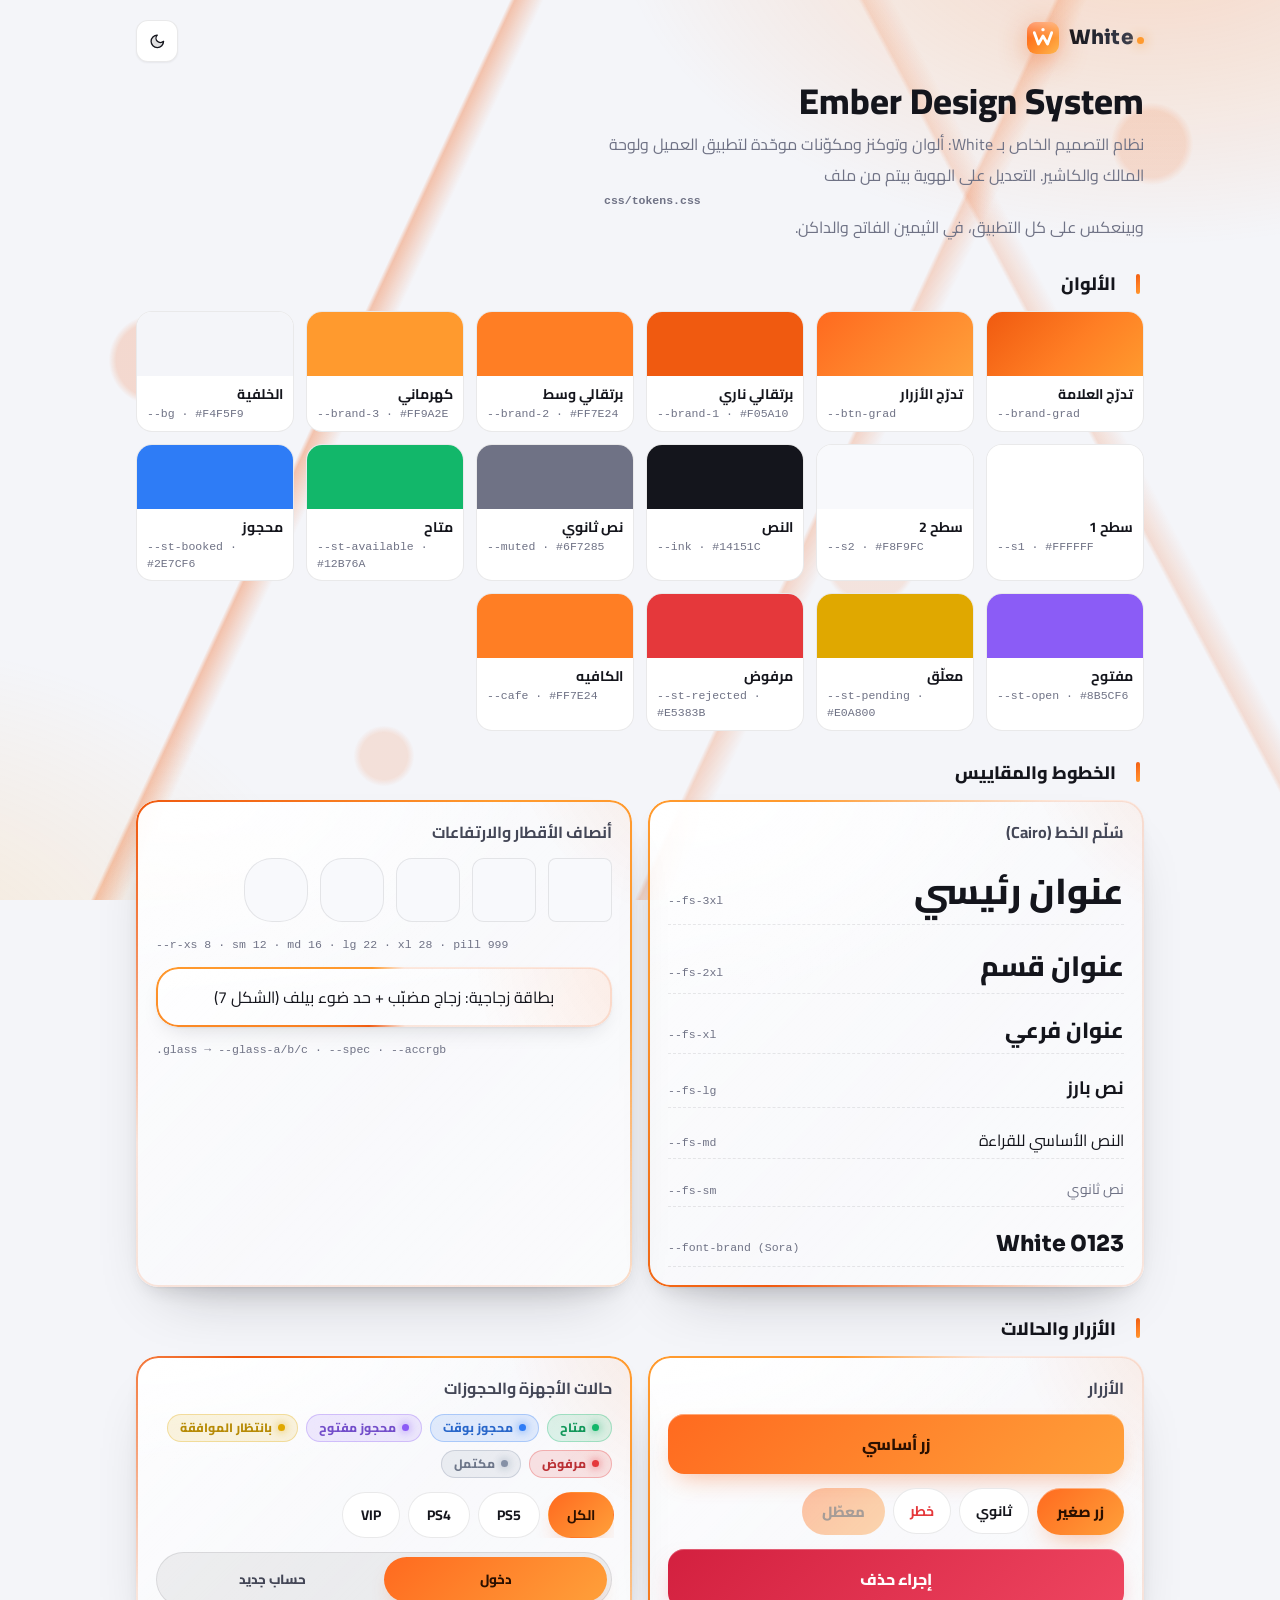
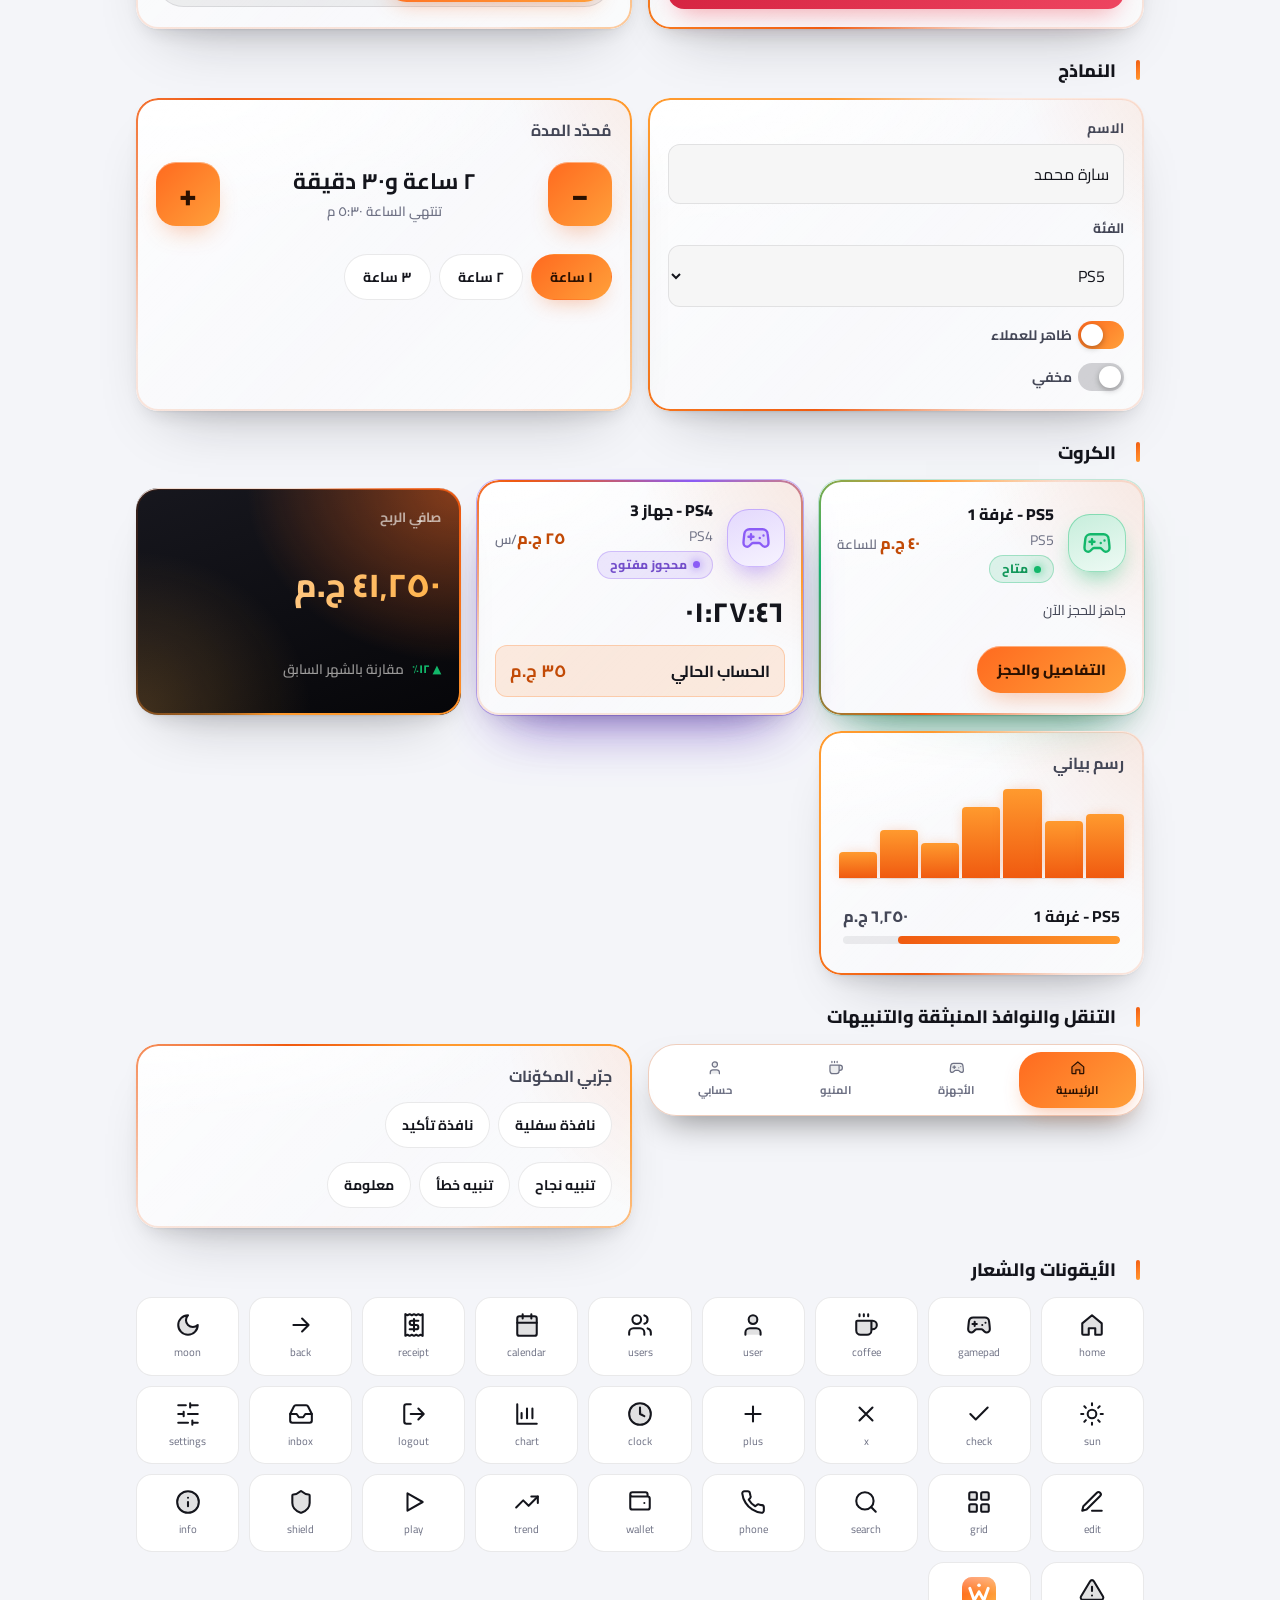
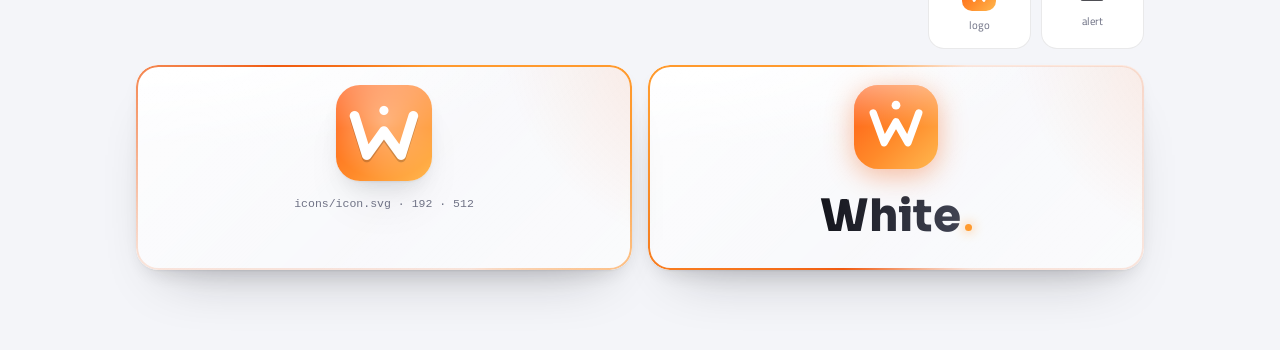
<file: docs/design-system.html>
<!DOCTYPE html>
<html lang="ar" dir="rtl" data-theme="light">
<head>
<meta charset="utf-8">
<meta name="viewport" content="width=device-width, initial-scale=1">
<meta name="robots" content="noindex">
<meta name="theme-color" content="#F4F5F9">
<title>White · Ember Design System</title>
<script src="../js/ui/theme.js"></script>
<link rel="preconnect" href="https://fonts.googleapis.com"><link rel="preconnect" href="https://fonts.gstatic.com" crossorigin>
<link href="https://fonts.googleapis.com/css2?family=Cairo:wght@400;500;600;700;800&family=Sora:wght@700;800&display=swap" rel="stylesheet">
<link rel="stylesheet" href="../css/tokens.css">
<link rel="stylesheet" href="../css/app.css">
<link rel="stylesheet" href="../staff/staff.css">
<style>
  .ds{max-width:1040px;margin:0 auto;padding:20px 16px 80px}
  .ds h1{font-size:var(--fs-3xl);font-weight:800;line-height:1.2;margin:18px 0 6px}
  .ds .lead{color:var(--muted);max-width:60ch;line-height:1.9;margin-bottom:8px}
  .sw{display:grid;grid-template-columns:repeat(auto-fill,minmax(150px,1fr));gap:12px}
  .swatch{border-radius:var(--r-md);overflow:hidden;border:1px solid var(--line);background:var(--s1)}
  .swatch i{display:block;height:64px}.swatch div{padding:8px 10px;font-size:var(--fs-xs);line-height:1.5}.swatch b{display:block;font-size:var(--fs-sm)}
  .grid2{display:grid;grid-template-columns:repeat(auto-fit,minmax(280px,1fr));gap:16px}
  .demo{padding:20px;display:grid;gap:14px;align-content:start}
  .demo h3{font-size:var(--fs-md);color:var(--ink-2)}
  .tok{display:block;unicode-bidi:isolate;font-family:ui-monospace,Menlo,monospace;font-size:.72rem;color:var(--muted);direction:ltr;text-align:left}
  .icons{display:grid;grid-template-columns:repeat(auto-fill,minmax(92px,1fr));gap:10px}
  .icons div{display:grid;gap:6px;justify-items:center;padding:14px 6px;border-radius:var(--r-md);background:var(--s1);border:1px solid var(--line);font-size:.68rem;color:var(--muted)}
  .icons .i{width:26px;height:26px;color:var(--ink)}
  .navdemo .bottomnav{position:static;margin:0}
  .ds-top{display:flex;align-items:center;justify-content:space-between;gap:12px}
  .scale div{display:flex;justify-content:space-between;align-items:baseline;gap:12px;padding:6px 0;border-bottom:1px dashed var(--line)}
</style>
</head>
<body>
<div class="ds">
  <div class="ds-top"><span id="brand"></span><button class="icon-btn" data-theme-toggle></button></div>
  <h1>Ember Design System</h1>
  <p class="lead">نظام التصميم الخاص بـ White: ألوان وتوكنز ومكوّنات موحّدة لتطبيق العميل ولوحة المالك والكاشير. التعديل على الهوية بيتم من ملف <b class="tok">css/tokens.css</b> وبينعكس على كل التطبيق، في الثيمين الفاتح والداكن.</p>

  <div class="sec-title"><span>الألوان</span></div>
  <div class="sw" id="sw"></div>

  <div class="sec-title"><span>الخطوط والمقاييس</span></div>
  <div class="grid2">
    <div class="glass demo scale"><h3>سُلّم الخط (Cairo)</h3>
      <div><span style="font-size:var(--fs-3xl);font-weight:800">عنوان رئيسي</span><span class="tok">--fs-3xl</span></div>
      <div><span style="font-size:var(--fs-2xl);font-weight:800">عنوان قسم</span><span class="tok">--fs-2xl</span></div>
      <div><span style="font-size:var(--fs-xl);font-weight:800">عنوان فرعي</span><span class="tok">--fs-xl</span></div>
      <div><span style="font-size:var(--fs-lg);font-weight:700">نص بارز</span><span class="tok">--fs-lg</span></div>
      <div><span style="font-size:var(--fs-md)">النص الأساسي للقراءة</span><span class="tok">--fs-md</span></div>
      <div><span style="font-size:var(--fs-sm);color:var(--muted)">نص ثانوي</span><span class="tok">--fs-sm</span></div>
      <div><span style="font-family:var(--font-brand);font-weight:800;font-size:var(--fs-xl)">White 0123</span><span class="tok">--font-brand (Sora)</span></div>
    </div>
    <div class="glass demo"><h3>أنصاف الأقطار والارتفاعات</h3>
      <div class="row" style="gap:12px">
        <div style="width:64px;height:64px;background:var(--s2);border:1px solid var(--line);border-radius:var(--r-xs)"></div>
        <div style="width:64px;height:64px;background:var(--s2);border:1px solid var(--line);border-radius:var(--r-sm)"></div>
        <div style="width:64px;height:64px;background:var(--s2);border:1px solid var(--line);border-radius:var(--r-md)"></div>
        <div style="width:64px;height:64px;background:var(--s2);border:1px solid var(--line);border-radius:var(--r-lg)"></div>
        <div style="width:64px;height:64px;background:var(--s2);border:1px solid var(--line);border-radius:var(--r-xl)"></div></div>
      <div class="tok">--r-xs 8 · sm 12 · md 16 · lg 22 · xl 28 · pill 999</div>
      <div class="glass" style="padding:18px;text-align:center">بطاقة زجاجية: زجاج مضبّب + حد ضوء بيلف (الشكل 7)</div>
      <div class="tok">.glass → --glass-a/b/c · --spec · --accrgb</div></div>
  </div>

  <div class="sec-title"><span>الأزرار والحالات</span></div>
  <div class="grid2">
    <div class="glass demo"><h3>الأزرار</h3><button class="btn-primary">زر أساسي</button>
      <div class="row"><button class="btn-sm">زر صغير</button><button class="btn-ghost">ثانوي</button><button class="btn-ghost btn-danger">خطر</button><button class="btn-sm" disabled>معطّل</button></div>
      <button class="btn-primary danger">إجراء حذف</button></div>
    <div class="glass demo"><h3>حالات الأجهزة والحجوزات</h3>
      <div class="row"><span class="chip s-available">متاح</span><span class="chip s-booked">محجوز بوقت</span><span class="chip s-open">محجوز مفتوح</span><span class="chip s-pending">بانتظار الموافقة</span><span class="chip s-rejected">مرفوض</span><span class="chip s-done">مكتمل</span></div>
      <div class="filters" style="padding:0"><button class="fchip on">الكل</button><button class="fchip">PS5</button><button class="fchip">PS4</button><button class="fchip">VIP</button></div>
      <div class="seg" style="margin:0"><button class="on">دخول</button><button>حساب جديد</button></div></div>
  </div>

  <div class="sec-title"><span>النماذج</span></div>
  <div class="grid2">
    <div class="glass form"><label>الاسم<input value="سارة محمد"></label><label>الفئة<select><option>PS5</option><option>PS4</option></select></label>
      <label class="chk"><input type="checkbox" checked> ظاهر للعملاء</label><label class="chk"><input type="checkbox"> مخفي</label></div>
    <div class="glass demo"><h3>مُحدّد المدة</h3><div class="stepper"><button class="step">−</button><div class="step-val"><b>٢ ساعة و٣٠ دقيقة</b><small>تنتهي الساعة ٥:٣٠ م</small></div><button class="step">+</button></div>
      <div class="presets"><button class="fchip on">١ ساعة</button><button class="fchip">٢ ساعة</button><button class="fchip">٣ ساعة</button></div></div>
  </div>

  <div class="sec-title"><span>الكروت</span></div>
  <div class="grid2">
    <article class="glass item device s-available live"><div class="dev-row"><div class="dev-ico" data-i="gamepad"></div><div class="dev-main"><div class="item-name">PS5 - غرفة 1</div><div class="item-sub">PS5</div><span class="chip s-available">متاح</span></div><div class="item-price">٤٠ ج.م <small>للساعة</small></div></div><div class="time-line">جاهز للحجز الآن</div><div class="row"><button class="btn-sm">التفاصيل والحجز</button></div></article>
    <article class="glass ad s-open running"><div class="dev-row"><div class="dev-ico" data-i="gamepad"></div><div class="dev-main"><div class="item-name">PS4 - جهاز 3</div><div class="item-sub">PS4</div><span class="chip s-open">محجوز مفتوح</span></div><div class="item-price">٢٥ ج.م<small>/س</small></div></div>
      <div class="timer">٠١:٢٧:٤٦</div><div class="bill"><span>الحساب الحالي</span><b>٣٥ ج.م</b></div></article>
    <div class="glass bigkpi"><small>صافي الربح</small><b>٤١٬٢٥٠ ج.م</b><div class="row"><em class="delta up">▲ ١٢٪</em><span class="muted small">مقارنة بالشهر السابق</span></div></div>
    <div class="glass demo"><h3>رسم بياني</h3><div class="bars" style="height:90px"><i class="bar" style="height:30%"></i><i class="bar" style="height:55%"></i><i class="bar" style="height:40%"></i><i class="bar" style="height:80%"></i><i class="bar" style="height:100%"></i><i class="bar" style="height:65%"></i><i class="bar" style="height:72%"></i></div>
      <div class="hrow"><div class="hrow-top"><b>PS5 - غرفة 1</b><span>٦٬٢٥٠ ج.م</span></div><div class="track"><i style="width:80%"></i></div></div></div>
  </div>

  <div class="sec-title"><span>التنقل والنوافذ المنبثقة والتنبيهات</span></div>
  <div class="grid2">
    <div class="navdemo"><nav class="bottomnav" id="navdemo"></nav></div>
    <div class="glass demo"><h3>جرّبي المكوّنات</h3>
      <div class="row"><button class="btn-ghost" id="bSheet">نافذة سفلية</button><button class="btn-ghost" id="bDlg">نافذة تأكيد</button></div>
      <div class="row"><button class="btn-ghost" data-t="ok">تنبيه نجاح</button><button class="btn-ghost" data-t="err">تنبيه خطأ</button><button class="btn-ghost" data-t="info">معلومة</button></div></div>
  </div>

  <div class="sec-title"><span>الأيقونات والشعار</span></div>
  <div class="icons" id="icons"></div>
  <div class="grid2" style="margin-top:16px">
    <div class="glass demo" style="justify-items:center"><span id="brandLg"></span></div>
    <div class="glass demo" style="justify-items:center"><img src="../icons/icon-192.png" width="96" height="96" alt="أيقونة التطبيق" style="border-radius:24px;box-shadow:var(--sh-2)"><div class="tok">icons/icon.svg · 192 · 512</div></div>
  </div>
</div>
<div id="toast" class="toast"></div>
<div id="sheetRoot"></div>
<script src="../js/ui/icons.js"></script>
<script src="../js/ui/feedback.js"></script>
<script src="../js/ui/fx.js"></script>
<script>
  const U = WhiteUI, $ = s => document.querySelector(s);
  $('#brand').innerHTML = U.brand(); $('#brandLg').innerHTML = U.brand('lg');
  document.querySelectorAll('[data-i]').forEach(e => e.innerHTML = U.icon(e.dataset.i));
  const cs = n => getComputedStyle(document.documentElement).getPropertyValue(n).trim();
  const SW = [['--brand-1','برتقالي ناري'],['--brand-2','برتقالي وسط'],['--brand-3','كهرماني'],['--bg','الخلفية'],['--s1','سطح 1'],['--s2','سطح 2'],['--ink','النص'],['--muted','نص ثانوي'],
    ['--st-available','متاح'],['--st-booked','محجوز'],['--st-open','مفتوح'],['--st-pending','معلّق'],['--st-rejected','مرفوض'],['--cafe','الكافيه']];
  function paintSw() { $('#sw').innerHTML = '<div class="swatch"><i style="background:var(--brand-grad)"></i><div><b>تدرّج العلامة</b><span class="tok">--brand-grad</span></div></div><div class="swatch"><i style="background:var(--btn-grad)"></i><div><b>تدرّج الأزرار</b><span class="tok">--btn-grad</span></div></div>' +
    SW.map(([v, n]) => `<div class="swatch"><i style="background:var(${v})"></i><div><b>${n}</b><span class="tok">${v} · ${cs(v)}</span></div></div>`).join(''); }
  paintSw(); new MutationObserver(paintSw).observe(document.documentElement, { attributes: true, attributeFilter: ['data-theme'] });
  $('#icons').innerHTML = U.names.map(n => `<div>${U.icon(n)}<span>${n}</span></div>`).join('') + `<div><svg class="i" viewBox="0 0 48 48" style="width:34px;height:34px"><use href="#logo"/></svg><span>logo</span></div>`;
  $('#navdemo').innerHTML = [['home','الرئيسية',1],['gamepad','الأجهزة'],['coffee','المنيو'],['user','حسابي']].map(([i,t,on]) => `<button class="nav-item ${on?'on':''}">${U.icon(i)}<span>${t}</span></button>`).join('');
  document.querySelectorAll('[data-t]').forEach(b => b.onclick = () => U.toast({ ok: 'تم الحفظ بنجاح', err: 'تعذر تنفيذ الطلب، حاول مرة أخرى', info: 'ده تنبيه معلوماتي' }[b.dataset.t], b.dataset.t));
  $('#bDlg').onclick = () => U.confirm({ title: 'حذف الفئة', text: 'هتتحذف الفئة نهائيًا. متأكدة؟', ok: 'حذف', danger: true }).then(v => U.toast(v ? 'تم الحذف' : 'تم الإلغاء'));
  $('#bSheet').onclick = () => { $('#sheetRoot').innerHTML = `<div class="sheet-bg" id="sbg"><div class="glass sheet"><i class="grab"></i><h3>${U.icon('coffee')} نافذة سفلية</h3><p class="muted" style="line-height:1.9;margin-bottom:14px">تُستخدم للنماذج والتفاصيل: مقبض علوي، خلفية ضبابية، وحد متدرّج.</p><button class="btn-primary" id="sx">تم</button></div></div>`; $('#sbg').onclick = e => { if (e.target.id === 'sbg' || e.target.id === 'sx') $('#sheetRoot').innerHTML = ''; }; };
</script>
</body>
</html>
</file>
<file: css/tokens.css>
/* ============================================================
   White Design System — "Ember" (برتقالي ناري + زجاج + حد ضوء يلف)
   الطبقة الأولى: التوكنز (ألوان، مسافات، أنصاف أقطار، خطوط، حركة).
   أي تعديل للهوية يتم هنا فقط، والمكوّنات في app.css تقرأ منها.
   ============================================================ */
:root{
  color-scheme:light;
  --font:'Cairo',system-ui,'Segoe UI',Tahoma,Arial,sans-serif;
  --font-brand:'Sora','Cairo',system-ui,sans-serif;
  /* العلامة: برتقالي ناري ← كهرماني (فاتح) */
  --brand-1:#F05A10; --brand-2:#FF7E24; --brand-3:#FF9A2E;
  --brand-grad:linear-gradient(135deg,#F05A10,#FF7E24 55%,#FF9A2E);
  --btn-grad:linear-gradient(135deg,#FF6A1F,#FFA03A);
  --on-brand:#2B1000; --brand-text:#C24A06;
  --accrgb:240,90,16;
  /* الأسطح والنصوص (فاتح) */
  --bg:#F4F5F9; --bg-2:#E8EBF3; --s1:#FFFFFF; --s2:#F8F9FC;
  --ink:#14151C; --ink-2:#444757; --muted:#6F7285;
  --line:rgba(20,21,28,.09);
  /* الزجاج */
  --glass-a:rgba(255,255,255,.80); --glass-b:rgba(255,255,255,.42); --glass-c:rgba(255,255,255,.58);
  --glass-hi:rgba(255,255,255,.95); --spec:rgba(255,255,255,.90);
  /* الحدود والإضاءة */
  --edge-a:rgba(240,90,16,.55); --edge-b:rgba(20,21,28,.07); --edge-c:rgba(255,154,46,.45);
  --spot:rgba(240,90,16,.16); --glow:rgba(240,90,16,.42);
  --amb-1:rgba(255,126,36,.26); --amb-2:rgba(255,178,74,.20);
  --strips:.30; --grain:.03;
  /* الحالات */
  --st-available:#12B76A; --st-booked:#2E7CF6; --st-open:#8B5CF6; --st-pending:#E0A800; --st-done:#8590A6; --st-rejected:#E5383B;
  --cafe:#FF7E24;
  /* الارتفاعات */
  --sh-1:0 1px 2px rgba(20,21,28,.06);
  --sh-2:0 1px 2px rgba(20,21,28,.05),0 10px 24px -12px rgba(20,21,28,.20),0 30px 60px -32px rgba(20,21,28,.30);
  --sh-3:0 24px 60px -18px rgba(20,21,28,.42);
  /* المقاييس */
  --r-xs:8px; --r-sm:12px; --r-md:16px; --r-lg:22px; --r-xl:28px; --r-pill:999px;
  --sp-1:4px; --sp-2:8px; --sp-3:12px; --sp-4:16px; --sp-5:20px; --sp-6:24px; --sp-8:32px; --sp-10:40px;
  --fs-xs:.75rem; --fs-sm:.875rem; --fs-md:1rem; --fs-lg:1.125rem; --fs-xl:1.375rem; --fs-2xl:1.75rem; --fs-3xl:2.25rem;
  --nav-h:76px;
  /* الحركة */
  --ease:cubic-bezier(.2,.7,.2,1); --dur-1:.15s; --dur-2:.25s; --dur-3:.45s; --ring-speed:6s;
  /* الطبقات */
  --z-sticky:20; --z-nav:30; --z-sheet:70; --z-toast:90; --z-splash:100;
}
:root[data-theme="dark"]{
  color-scheme:dark;
  --brand-1:#FF6A1F; --brand-2:#FF8A2A; --brand-3:#FFB24A;
  --brand-grad:linear-gradient(135deg,#FF5A14,#FF8A2A 55%,#FFB24A);
  --brand-text:#FF9A52; --accrgb:255,106,31;
  --bg:#08080B; --bg-2:#0F0F14; --s1:#121217; --s2:#18181F;
  --ink:#F4F2EF; --ink-2:#CFCBC5; --muted:#9C9AA6;
  --line:rgba(255,255,255,.11);
  --glass-a:rgba(255,255,255,.11); --glass-b:rgba(255,255,255,.035); --glass-c:rgba(255,255,255,.07);
  --glass-hi:rgba(255,255,255,.22); --spec:rgba(255,255,255,.14);
  --edge-a:rgba(255,106,31,.7); --edge-b:rgba(255,255,255,.07); --edge-c:rgba(255,178,74,.5);
  --spot:rgba(255,106,31,.16); --glow:rgba(255,106,31,.5);
  --amb-1:rgba(255,106,31,.22); --amb-2:rgba(255,178,74,.12);
  --strips:.55; --grain:.055;
  --st-available:#34D399; --st-booked:#6AA7FF; --st-open:#B79CFF; --st-pending:#FBBF24; --st-done:#A39A87; --st-rejected:#FF6B70;
  --cafe:#FFB24A;
  --sh-1:0 1px 0 rgba(255,255,255,.04) inset;
  --sh-2:0 1px 0 rgba(255,255,255,.05) inset,0 18px 44px -14px rgba(0,0,0,.8);
  --sh-3:0 28px 70px -16px rgba(0,0,0,.85);
}
</file>
<file: css/app.css>
/* White Design System — "Aurora" · المكوّنات (تقرأ من tokens.css) */
*{box-sizing:border-box;margin:0}
html{min-height:100%;scroll-behavior:smooth}
body{min-height:100vh;font-family:var(--font);color:var(--ink);font-size:var(--fs-md);line-height:1.5;-webkit-font-smoothing:antialiased;background:var(--bg);padding-top:env(safe-area-inset-top,0px);-webkit-tap-highlight-color:transparent}
/* طبقة الخلفية: ثابتة ومعزولة (مرسومة مرة واحدة، مفيش blur ولا attachment:fixed علشان السكرول يفضل خفيف) */
body::before{content:"";position:fixed;inset:0;z-index:-1;pointer-events:none;transform:translateZ(0);
  background:radial-gradient(900px 560px at 90% -10%,var(--amb-1),transparent 60%),radial-gradient(760px 560px at -10% 110%,var(--amb-2),transparent 62%),
    linear-gradient(115deg,transparent 30%,rgba(var(--accrgb),calc(var(--strips)*1.1)) 30.3%,transparent 32%),linear-gradient(115deg,transparent 62%,rgba(var(--accrgb),calc(var(--strips)*.7)) 62.3%,transparent 64%),
    linear-gradient(62deg,transparent 76%,rgba(var(--accrgb),calc(var(--strips)*.55)) 76.3%,transparent 78%),
    radial-gradient(circle at 12% 40%,rgba(var(--accrgb),calc(var(--strips)*.6)) 0 3%,transparent 3.6%),radial-gradient(circle at 90% 16%,rgba(var(--accrgb),calc(var(--strips)*.5)) 0 2.4%,transparent 3%),
    radial-gradient(circle at 68% 62%,rgba(var(--accrgb),calc(var(--strips)*.38)) 0 4%,transparent 4.6%),radial-gradient(circle at 30% 84%,rgba(var(--accrgb),calc(var(--strips)*.45)) 0 2%,transparent 2.6%)}
/* خلفية قسم الكافيه: فقاعات دافئة وبخار بدل شرائط الألعاب */
html[data-sec="cafe"] body::before{
  background:radial-gradient(700px 520px at 85% -5%,rgba(255,160,60,calc(var(--strips)*.9)),transparent 62%),radial-gradient(680px 520px at -5% 105%,rgba(255,110,40,calc(var(--strips)*.7)),transparent 62%),
    radial-gradient(circle at 14% 20%,rgba(255,190,100,calc(var(--strips)*.8)) 0 6.5%,transparent 7%),radial-gradient(circle at 84% 34%,rgba(255,140,50,calc(var(--strips)*.65)) 0 9%,transparent 9.5%),
    radial-gradient(circle at 58% 74%,rgba(255,200,120,calc(var(--strips)*.55)) 0 5.5%,transparent 6%),radial-gradient(circle at 22% 90%,rgba(255,150,60,calc(var(--strips)*.6)) 0 8%,transparent 8.5%),
    url("data:image/svg+xml,%3Csvg xmlns='http://www.w3.org/2000/svg' width='150' height='260'%3E%3Cg fill='none' stroke='%23FF9A52' stroke-width='3' stroke-linecap='round' opacity='.30'%3E%3Cpath d='M40 250c-24-30 22-50 0-80s22-50 0-80'/%3E%3Cpath d='M105 230c-20-26 18-44 0-70s18-44 0-70'/%3E%3C/g%3E%3C/svg%3E") 0 0/150px 260px}
button,input,select{font-family:inherit;color:inherit}
button{cursor:pointer;border:0;background:none}
:focus-visible{outline:2px solid var(--brand-2);outline-offset:3px;border-radius:8px}
[hidden]{display:none!important}
.i{--ifill:color-mix(in srgb,currentColor 13%,transparent);width:1.25em;height:1.25em;flex:none;vertical-align:middle}
.muted{color:var(--muted)}.tnum{font-variant-numeric:tabular-nums}.ltr{direction:ltr;text-align:right}.small{font-size:var(--fs-sm);font-weight:600}

/* ===== العلامة (الشعار + اسم المكان) ===== */
.brand{display:inline-flex;align-items:center;gap:10px;font-family:var(--font-brand);font-weight:800;letter-spacing:.3px;direction:ltr}
.brand svg{width:32px;height:32px;filter:drop-shadow(0 6px 14px var(--glow))}
.brand .wm{font-size:1.25rem;background:linear-gradient(90deg,var(--ink),var(--ink-2));-webkit-background-clip:text;background-clip:text;color:transparent}
.brand .wm::after{content:"";display:inline-block;width:7px;height:7px;margin-inline-start:3px;border-radius:50%;background:var(--brand-3);box-shadow:0 0 12px var(--brand-3)}
.brand.lg-inline{gap:12px}.brand.lg-inline svg{width:50px;height:50px}.brand.lg-inline .wm{font-size:2.6rem}
.brand.lg svg{width:84px;height:84px}.brand.lg .wm{font-size:2.8rem}.brand.lg{flex-direction:column;gap:14px}

/* ===== البطاقة الزجاجية: شفافية وإضاءة (بدون blur تقيل) + حد من لونين مندمجين بيلف ===== */
@property --a{syntax:'<angle>';initial-value:35deg;inherits:false}
.glass{position:relative;border:0;border-radius:var(--r-lg);
  background:radial-gradient(420px circle at var(--mx,120%) var(--my,-20%),var(--spot),transparent 55%),
             radial-gradient(120% 70% at 12% 0%,var(--spec),transparent 55%),
             linear-gradient(135deg,var(--glass-a),var(--glass-b) 55%,var(--glass-c));
  box-shadow:inset 0 1px 0 var(--glass-hi),var(--sh-2)}
.glass::before{content:"";position:absolute;inset:0;border-radius:inherit;padding:1.6px;pointer-events:none;
  background:conic-gradient(from var(--a),rgba(var(--accrgb),.14) 0 30%,var(--brand-1) 48%,var(--c,var(--brand-3)) 68%,var(--brand-3) 84%,rgba(var(--accrgb),.14) 100%);
  -webkit-mask:linear-gradient(#000 0 0) content-box,linear-gradient(#000 0 0);-webkit-mask-composite:xor;
  mask:linear-gradient(#000 0 0) content-box exclude,linear-gradient(#000 0 0)}
.glass:nth-child(3n+2)::before{--a:140deg}.glass:nth-child(3n)::before{--a:250deg}
/* الدوران: بخطوات (24 إطار/ثانية) وللكروت الظاهرة على الشاشة بس (يضيفها fx.js) */
.glass.ringing::before{animation:ring 7s steps(168) infinite}
@keyframes ring{to{--a:360deg}}
.menu-card,.cafe-card{--c:var(--brand-1)}
html[data-perf="lite"] .glass.ringing::before{animation:none}
[data-tilt]{transform:perspective(900px) rotateX(var(--rx,0deg)) rotateY(var(--ry,0deg));transition:transform .18s ease-out;will-change:transform}

/* ===== الشريط العلوي ===== */
.topbar{position:sticky;top:0;z-index:var(--z-sticky);display:flex;align-items:center;gap:10px;padding:10px 16px;
  background:color-mix(in srgb,var(--bg) 93%,transparent);border-bottom:1px solid var(--line)}
.top-title{flex:1;display:flex;justify-content:center;align-items:center;font-weight:800;font-size:var(--fs-lg);min-width:0}
.icon-btn{width:42px;height:42px;border-radius:var(--r-sm);display:grid;place-items:center;background:var(--s1);border:1px solid var(--line);color:var(--ink);box-shadow:var(--sh-1);transition:transform var(--dur-1),border-color var(--dur-2)}
.icon-btn:hover{border-color:var(--edge-a)}.icon-btn:active{transform:scale(.94)}

#app{padding:14px 16px calc(var(--nav-h) + 40px + env(safe-area-inset-bottom,0px));max-width:560px;margin:0 auto}
.view{display:none}.view.is-active{display:block;animation:rise var(--dur-3) var(--ease)}
html:not([data-perf="lite"]) .view.is-active>*,html:not([data-perf="lite"]) .list>*,html:not([data-perf="lite"]) .dgrid>*{animation:rise var(--dur-3) var(--ease) both}
.dgrid>*,.list>*{content-visibility:auto;contain-intrinsic-size:auto 210px}
button,a,input,select{touch-action:manipulation}
.list>*:nth-child(2),.dgrid>*:nth-child(2){animation-delay:.04s}.list>*:nth-child(3),.dgrid>*:nth-child(3){animation-delay:.08s}
.list>*:nth-child(4),.dgrid>*:nth-child(4){animation-delay:.12s}.list>*:nth-child(n+5),.dgrid>*:nth-child(n+5){animation-delay:.16s}
@keyframes rise{from{opacity:0;transform:translateY(12px)}to{opacity:1;transform:none}}

.sec-title{display:flex;justify-content:flex-start;align-items:center;gap:10px;font-size:var(--fs-lg);font-weight:800;margin:28px 4px 14px}
.sec-title::before{content:"";width:4px;height:1.1em;border-radius:2px;background:var(--brand-grad);margin-inline-end:10px;flex:none}
.sec-title>button,.sec-title>.muted{margin-inline-start:auto;flex:none}
.sec-title>span:first-child{flex:1}
.link{color:var(--brand-text);font-weight:700}
.sec-title .link{font-size:var(--fs-sm)}
.note{color:var(--muted);font-size:.8rem;margin:14px 4px;line-height:1.7}
.list{display:grid;gap:14px}
.empty{padding:24px;color:var(--muted);line-height:1.8;text-align:center}

/* ===== الأزرار ===== */
.btn-primary,.btn-sm{background:var(--btn-grad);color:var(--on-brand);font-weight:800;border:0;
  box-shadow:0 1px 0 rgba(255,255,255,.4) inset,0 12px 26px -10px var(--glow);transition:transform var(--dur-1),filter var(--dur-2),box-shadow var(--dur-2)}
.btn-primary{display:block;width:100%;padding:15px 20px;border-radius:var(--r-md);font-size:var(--fs-md)}
.btn-sm{padding:10px 20px;border-radius:var(--r-pill);font-size:.92rem;display:inline-flex;align-items:center;gap:6px}
.btn-primary:hover,.btn-sm:hover{filter:brightness(1.1)}.btn-primary:active,.btn-sm:active{transform:scale(.97)}
.btn-primary:disabled,.btn-sm:disabled{opacity:.4;box-shadow:none;cursor:not-allowed;transform:none;filter:none}
.btn-primary.danger{color:#fff;background:linear-gradient(135deg,#D3203F,#EE4560);box-shadow:0 1px 0 rgba(255,255,255,.25) inset,0 12px 26px -10px rgba(240,68,82,.5)}
.btn-ghost{padding:9px 16px;border-radius:var(--r-pill);font-weight:700;font-size:var(--fs-sm);display:inline-flex;align-items:center;gap:6px;background:var(--s1);border:1px solid var(--line);transition:border-color var(--dur-2),transform var(--dur-1)}
.btn-ghost:hover{border-color:var(--edge-a)}.btn-ghost:active{transform:scale(.97)}
.btn-danger{color:var(--st-rejected)}

/* ===== البانر (بوستر سينمائي، داكن في الثيمين) ===== */
/* ===== البانر (بوستر سينمائي، داكن في الثيمين) ===== */
.hero{display:flex;align-items:center;gap:6px;padding:26px 22px;overflow:hidden;color:#F4F2EF;border-radius:var(--r-xl);
  background:radial-gradient(120% 100% at 100% 0%,rgba(255,106,31,.52),transparent 55%),
             radial-gradient(80% 90% at 0% 100%,rgba(255,178,74,.26),transparent 62%),
             linear-gradient(160deg,#17171E,#060609);
  box-shadow:0 40px 80px -30px rgba(0,0,0,.75),0 0 90px -34px var(--glow)}
.hero-text{flex:1;position:relative;z-index:1}
.hero h2{font-size:1.55rem;font-weight:800;line-height:1.4}
.hero h2 span{background:linear-gradient(90deg,#FFD9B0,#FFB24A);-webkit-background-clip:text;background-clip:text;color:transparent}
.hero p{color:rgba(244,242,239,.72);line-height:1.8;margin:8px 0 18px;font-size:.92rem}
.hero .btn-sm{box-shadow:0 1px 0 rgba(255,255,255,.35) inset,0 14px 30px -8px rgba(255,106,31,.6)}
.pad-hero{width:44%;max-width:178px;filter:drop-shadow(0 22px 22px rgba(0,0,0,.6)) drop-shadow(0 0 32px rgba(255,120,40,.35));animation:float 6s ease-in-out infinite}
@keyframes float{0%,100%{transform:translateY(0) rotate(-3deg)}50%{transform:translateY(-9px) rotate(3deg)}}

.quick,.cats{display:grid;grid-template-columns:repeat(4,1fr);gap:12px;margin-top:18px}
.cats{grid-template-columns:repeat(3,1fr);margin-top:0}
.tile{display:flex;flex-direction:column;align-items:center;gap:10px;padding:16px 4px 14px;font-size:.78rem;font-weight:700;text-align:center;border:1px solid transparent;border-radius:var(--r-md);box-shadow:var(--sh-2);transition:transform var(--dur-1),box-shadow var(--dur-2);
  background:linear-gradient(180deg,var(--s1),var(--s2)) padding-box,linear-gradient(135deg,var(--edge-a),var(--edge-b) 40%,var(--edge-b) 70%,var(--edge-c)) border-box}
.tile:hover{transform:translateY(-2px)}.tile:active{transform:scale(.97)}
.tile small{color:var(--muted);font-weight:600}
.ico{width:46px;height:46px;border-radius:var(--r-md);display:grid;place-items:center;font-size:1.3rem;color:var(--on-brand);background:var(--brand-grad);box-shadow:0 1px 0 rgba(255,255,255,.35) inset,0 10px 22px -8px var(--glow)}

/* ===== كروت المحتوى ===== */
.item{padding:18px;display:grid;gap:12px}
.item-head{display:flex;justify-content:space-between;gap:10px;align-items:flex-start}
.item-name{font-weight:800;font-size:var(--fs-md)}
.item-sub{color:var(--muted);font-size:var(--fs-sm)}
.item-price{font-weight:800;white-space:nowrap;color:var(--brand-text);font-variant-numeric:tabular-nums}
.item-price small{color:var(--muted);font-weight:600}
.time-line{font-size:.88rem;color:var(--ink-2)}
.row{display:flex;gap:8px;flex-wrap:wrap;align-items:center}
.device{box-shadow:var(--sh-2),0 0 0 1px color-mix(in srgb,var(--c) 22%,transparent),0 26px 50px -30px color-mix(in srgb,var(--c) 80%,transparent)}
.dev-row{display:grid;grid-template-columns:auto 1fr auto;gap:14px;align-items:center}
.dev-ico{width:58px;height:58px;border-radius:var(--r-lg);display:grid;place-items:center;font-size:1.5rem;color:var(--c);
  background:linear-gradient(160deg,color-mix(in srgb,var(--c) 24%,var(--s1)),color-mix(in srgb,var(--c) 7%,var(--s1)));
  box-shadow:0 0 0 1px color-mix(in srgb,var(--c) 38%,transparent) inset,0 12px 26px -10px color-mix(in srgb,var(--c) 65%,transparent)}
.dev-main{display:grid;gap:4px;min-width:0}

/* ===== الحالات ===== */
.chip{display:inline-flex;align-items:center;gap:6px;padding:4px 12px;border-radius:var(--r-pill);font-size:.76rem;font-weight:800;width:fit-content;white-space:nowrap;
  color:color-mix(in srgb,var(--c) 80%,var(--ink));background:color-mix(in srgb,var(--c) 13%,transparent);border:1px solid color-mix(in srgb,var(--c) 30%,transparent)}
:root[data-theme="dark"] .chip{color:var(--c)}
.chip::before{content:"";width:7px;height:7px;border-radius:50%;background:var(--c);box-shadow:0 0 10px var(--c)}
.s-available,.s-confirmed{--c:var(--st-available)}.s-booked{--c:var(--st-booked)}
.s-open{--c:var(--st-open)}.s-pending{--c:var(--st-pending)}
.s-done,.s-cancelled,.s-completed{--c:var(--st-done)}.s-rejected{--c:var(--st-rejected)}
.filters{display:flex;gap:8px;overflow-x:auto;padding:4px 2px 14px;margin:0 -2px;scrollbar-width:none}.filters::-webkit-scrollbar{display:none}
.fchip,.day,.slot,.dur{background:var(--s1);border:1px solid var(--line);transition:border-color var(--dur-2),transform var(--dur-1)}
.fchip:hover,.day:hover,.slot:hover,.dur:hover{border-color:var(--edge-a)}
.fchip{flex:none;padding:9px 18px;border-radius:var(--r-pill);font-weight:700;font-size:var(--fs-sm)}
.on.fchip,.day.on,.slot.on,.dur.on,.seg button.on{background:var(--btn-grad);color:var(--on-brand);border-color:transparent;box-shadow:0 10px 22px -10px var(--glow)}

/* ===== التفاصيل ===== */
.d-title{font-size:1.9rem;font-weight:800;margin:6px 4px 2px;line-height:1.2}
.d-sub{color:var(--muted);margin:0 4px 16px;font-weight:600}

.bubble{display:grid;place-items:center;padding:28px;margin-bottom:16px;overflow:hidden;color:#F4F2EF;
  background:radial-gradient(circle at var(--mx,50%) var(--my,35%),rgba(255,106,31,.5),transparent 62%),linear-gradient(165deg,#17171E,#060609)}
.bubble svg{width:68%;max-width:270px;filter:drop-shadow(0 24px 20px rgba(0,0,0,.65)) drop-shadow(0 0 34px rgba(255,120,40,.35));animation:float 7s ease-in-out infinite}
.stats{display:grid;grid-template-columns:repeat(3,1fr);padding:18px 6px;margin-bottom:16px;text-align:center}
.stats div+div{border-inline-start:1px solid var(--line)}
.stats small{display:block;color:var(--muted);font-size:var(--fs-xs);margin-bottom:4px;font-weight:600}
.stats b{font-size:.98rem}
.about{padding:20px;margin-bottom:18px}
.about h3{margin-bottom:8px}
.about p{color:var(--muted);line-height:1.8;margin-bottom:12px}
.checks{list-style:none;padding:0;display:grid;gap:10px;font-weight:600}
.checks li::before{content:"✓";display:inline-grid;place-items:center;width:22px;height:22px;margin-inline-end:10px;border-radius:50%;background:var(--brand-grad);color:var(--on-brand);font-size:.75rem;font-weight:800}

/* ===== الحجز ===== */
.pick{padding:16px 18px;display:flex;justify-content:space-between;align-items:center;margin-bottom:6px}
.lbl{font-size:.88rem;color:var(--muted);font-weight:700;margin:22px 4px 10px}
.days{display:flex;gap:10px;overflow-x:auto;padding:4px 2px 10px;scrollbar-width:none}.days::-webkit-scrollbar{display:none}
.day{flex:none;width:64px;padding:12px 0;border-radius:var(--r-md);display:grid;gap:2px;text-align:center}
.day small{color:var(--muted);font-size:.72rem;font-weight:600}.day b{font-size:1.2rem}
.day.on small{color:rgba(43,16,0,.75)}
.slots{display:grid;grid-template-columns:repeat(3,1fr);gap:10px}
.durs{display:grid;grid-template-columns:repeat(4,1fr);gap:10px}
.slot,.dur{padding:12px 4px;border-radius:var(--r-pill);font-weight:700;font-size:.9rem}
.total{display:flex;justify-content:space-between;align-items:center;margin:26px 4px 14px;font-weight:700}
.total b{font-size:1.5rem;color:var(--brand-text);font-variant-numeric:tabular-nums}

/* ===== النماذج ===== */
.seg{display:grid;grid-template-columns:1fr 1fr;padding:4px;border-radius:var(--r-pill);margin-bottom:16px;background:color-mix(in srgb,var(--ink) 6%,transparent);border:1px solid var(--line)}
.seg button{padding:10px;border-radius:var(--r-pill);font-weight:800;color:var(--ink-2);transition:background var(--dur-2)}
.form{padding:20px;display:grid;gap:14px;min-width:0}
.form label,.field{display:grid;gap:6px;font-size:.86rem;font-weight:700;color:var(--ink-2)}
.form input,.form select,.field input,.field select{width:100%;min-width:0;padding:14px;border-radius:var(--r-sm);border:1px solid var(--line);font-size:var(--fs-md);color:var(--ink);
  background:color-mix(in srgb,var(--ink) 4%,var(--s1));transition:border-color var(--dur-2),box-shadow var(--dur-2)}
.form input:focus,.form select:focus,.field input:focus{outline:0;border-color:var(--brand-2);box-shadow:0 0 0 4px color-mix(in srgb,var(--brand-2) 22%,transparent)}
.err{color:var(--st-rejected);font-size:.88rem;min-height:1.2em;font-weight:600}
.who{padding:18px;display:flex;justify-content:space-between;align-items:center;gap:10px}
/* مفتاح تبديل (Switch) */
.chk{display:flex!important;grid-auto-flow:column;align-items:center;gap:12px}
.chk input[type=checkbox]{appearance:none;-webkit-appearance:none;width:46px;height:28px;padding:0;border-radius:var(--r-pill);flex:none;position:relative;cursor:pointer;
  background:color-mix(in srgb,var(--ink) 18%,transparent);border:0;box-shadow:none;transition:background var(--dur-2)}
.chk input[type=checkbox]::after{content:"";position:absolute;top:3px;inset-inline-start:3px;width:22px;height:22px;border-radius:50%;background:#fff;box-shadow:0 2px 6px rgba(0,0,0,.3);transition:inset-inline-start var(--dur-2) var(--ease)}
.chk input[type=checkbox]:checked{background:var(--btn-grad)}
.chk input[type=checkbox]:checked::after{inset-inline-start:21px}

/* ===== مُحدّد المدة ===== */
.stepper{display:grid;grid-template-columns:64px 1fr 64px;gap:12px;align-items:center;margin:6px 0 14px}
.step{height:64px;border-radius:20px;font-size:2rem;font-weight:800;line-height:1;background:var(--btn-grad);color:var(--on-brand);box-shadow:0 1px 0 rgba(255,255,255,.4) inset,0 12px 26px -10px var(--glow);transition:transform var(--dur-1)}
.step:active{transform:scale(.94)}.step:disabled{opacity:.3;box-shadow:none}
.step-val{text-align:center;display:grid;gap:4px}.step-val b{font-size:1.4rem}.step-val small{color:var(--muted);font-weight:600}
.presets{display:flex;gap:8px;flex-wrap:wrap;margin-bottom:6px}
.seg.n3{grid-template-columns:repeat(3,1fr)}.seg.n4{grid-template-columns:repeat(4,1fr)}.seg.n5{grid-template-columns:repeat(5,1fr)}
.seg.n3 button,.seg.n4 button,.seg.n5 button{font-size:.82rem;padding:10px 4px}
.avatar{width:44px;height:44px;border-radius:50%;display:grid;place-items:center;flex:none;font-weight:800;font-size:.95rem;color:var(--on-brand);background:var(--brand-grad);box-shadow:0 8px 18px -8px var(--glow)}
.avatar.xl{width:72px;height:72px;font-size:1.5rem}

/* ===== الملف الشخصي والمصادقة ===== */
.profile-head{display:flex;align-items:center;gap:16px;padding:20px;margin-top:6px}
.pinfo{display:grid;gap:5px;min-width:0}.pinfo h2{font-size:1.35rem;font-weight:800;line-height:1.2}
.pinfo .sub{display:block;color:var(--muted);font-size:var(--fs-sm)}
.nextcard{padding:16px 18px;display:grid;gap:8px;margin-top:14px}
.nextcard .cd{font-size:1.5rem;font-weight:800;font-variant-numeric:tabular-nums;direction:ltr;text-align:start;color:var(--brand-text)}
.otp{text-align:center;font-size:1.9rem!important;font-weight:800;letter-spacing:.5em;direction:ltr;padding-inline-start:.5em!important}
.hint{padding:12px 14px;border-radius:var(--r-sm);font-size:.86rem;line-height:1.7;color:var(--ink-2);background:color-mix(in srgb,var(--brand-2) 12%,transparent);border:1px solid color-mix(in srgb,var(--brand-2) 28%,transparent)}
.linkrow{display:flex;justify-content:space-between;gap:10px;flex-wrap:wrap;font-size:.88rem}
.linkbtn{color:var(--brand-text);font-weight:700;padding:4px 2px}.linkbtn:disabled{color:var(--muted);opacity:.7}
.setrow{display:flex;justify-content:space-between;align-items:center;gap:12px;padding:12px 2px;border-bottom:1px solid var(--line);font-weight:600}.setrow:last-child{border:0}
.setrow .seg{margin:0;min-width:210px}
.demobar{padding:7px 14px;text-align:center;font-size:.78rem;font-weight:700;color:#3A2600;background:linear-gradient(90deg,#FFD27A,#FFB24A)}
.demobar b{font-weight:800}.demobar.warn{color:#fff;background:linear-gradient(90deg,#D3203F,#EE4560)}

/* ===== التنقل: شريط زجاجي عائم ===== */
.bottomnav{position:fixed;inset:auto 14px calc(12px + env(safe-area-inset-bottom,0px)) 14px;z-index:var(--z-nav);max-width:532px;margin:0 auto;display:flex;gap:4px;padding:7px;border-radius:var(--r-xl);
  background:color-mix(in srgb,var(--s1) 94%,transparent);border:1px solid color-mix(in srgb,var(--edge-a) 40%,var(--line));box-shadow:0 18px 36px -16px rgba(0,0,0,.5)}
.nav-item{flex:1;display:flex;flex-direction:column;align-items:center;gap:3px;padding:8px 0;font-size:.7rem;font-weight:700;color:var(--muted);border-radius:var(--r-lg);transition:color var(--dur-2),background var(--dur-2),box-shadow var(--dur-2);position:relative}
.nav-item .i{width:1.4em;height:1.4em}
.nav-item.on{color:var(--on-brand);background:var(--btn-grad);box-shadow:0 10px 22px -8px var(--glow)}

/* ===== التنبيهات (Toast) ===== */
.toast{position:fixed;inset-inline:16px;bottom:calc(var(--nav-h) + 36px + env(safe-area-inset-bottom,0px));margin-inline:auto;width:fit-content;max-width:min(92vw,440px);z-index:var(--z-toast);
  display:flex;align-items:center;gap:12px;padding:10px 18px 10px 14px;border-radius:var(--r-lg);font-weight:700;color:#F4F2EF;
  background:linear-gradient(#121217,#121217) padding-box,linear-gradient(135deg,rgba(255,106,31,.7),rgba(255,255,255,.08),rgba(255,178,74,.5)) border-box;border:1px solid transparent;box-shadow:var(--sh-3);
  opacity:0;transform:translateY(12px) scale(.98);pointer-events:none;transition:opacity var(--dur-2),transform var(--dur-2) var(--ease)}
.toast.show{opacity:1;transform:none}
.t-ico{width:30px;height:30px;border-radius:50%;display:grid;place-items:center;flex:none;background:rgba(255,154,82,.2);color:#FFB27A}
.toast.ok .t-ico{background:rgba(52,211,153,.2);color:#34D399}.toast.err .t-ico{background:rgba(251,113,133,.2);color:#FB7185}

/* ===== النوافذ المنبثقة: Sheet + Dialog ===== */
.sheet-bg{position:fixed;inset:0;z-index:var(--z-sheet);background:rgba(4,6,14,.62);display:grid;align-items:end;backdrop-filter:blur(8px);-webkit-backdrop-filter:blur(8px);animation:fade var(--dur-2)}
@keyframes fade{from{opacity:0}to{opacity:1}}
.sheet{max-width:560px;width:100%;margin:0 auto;padding:12px 18px calc(22px + env(safe-area-inset-bottom,0px));border-radius:var(--r-xl) var(--r-xl) 0 0;animation:rise .3s var(--ease);max-height:88vh;overflow:auto;overscroll-behavior:contain}
.sheet>.grab{display:block;width:44px;height:5px;border-radius:3px;background:var(--line);margin:0 auto 16px}
.sheet h3{font-size:var(--fs-xl);margin-bottom:14px;font-weight:800}
.sheet h3 .i{margin-inline-end:6px;color:var(--brand-text)}
.sheet .form{padding:0;gap:12px;background:none;box-shadow:none;border:0}
.dlg-bg{position:fixed;inset:0;z-index:var(--z-sheet);background:rgba(4,6,14,.66);display:grid;place-items:center;padding:20px;backdrop-filter:blur(8px);-webkit-backdrop-filter:blur(8px);animation:fade var(--dur-2)}
.dlg{width:100%;max-width:380px;padding:26px 22px 22px;text-align:center;display:grid;gap:10px;justify-items:center;animation:rise .3s var(--ease)}
.dlg h3{font-size:var(--fs-xl);font-weight:800}.dlg p{color:var(--muted);line-height:1.8}
.dlg .actions{display:grid;grid-template-columns:1fr 1fr;gap:10px;width:100%;margin-top:8px}
.dlg .btn-primary,.dlg .btn-ghost{justify-content:center;padding:13px}
.dlg-ico{width:56px;height:56px;border-radius:50%;display:grid;place-items:center;font-size:1.6rem;color:var(--brand-text);background:color-mix(in srgb,var(--brand-2) 14%,transparent)}
.dlg-ico.danger{color:var(--st-rejected);background:color-mix(in srgb,var(--st-rejected) 14%,transparent)}

/* ===== شريط التحديث ===== */
.updbar{position:fixed;top:calc(10px + env(safe-area-inset-top,0px));inset-inline:12px;margin:0 auto;max-width:480px;z-index:var(--z-toast);display:flex;align-items:center;gap:12px;padding:10px 12px 10px 16px;border-radius:var(--r-lg);color:#EEF1FA;font-weight:700;
  background:linear-gradient(#121217,#121217) padding-box,var(--brand-grad) border-box;border:1px solid transparent;box-shadow:var(--sh-3);animation:rise .4s var(--ease)}
.updbar span{flex:1;font-size:var(--fs-sm)}.updbar button{padding:8px 16px;border-radius:var(--r-pill);background:var(--btn-grad);color:#fff;font-weight:800;font-size:var(--fs-sm)}

/* ===== الترحيب ===== */
.splash{position:fixed;inset:0;z-index:var(--z-splash);display:grid;place-items:center;padding:24px;
  background:radial-gradient(520px 420px at 50% 26%,rgba(255,106,31,.42),transparent 70%),radial-gradient(420px 320px at 100% 100%,rgba(255,178,74,.22),transparent 70%),linear-gradient(170deg,#15151B,#050507)}
.splash.hide{display:none}
.splash-card{width:100%;max-width:380px;padding:34px 24px;text-align:center;color:#F4F2EF;border-radius:34px;position:relative;
  background:radial-gradient(120% 70% at 12% 0%,rgba(255,255,255,.14),transparent 55%),linear-gradient(135deg,rgba(255,255,255,.10),rgba(255,255,255,.03) 55%,rgba(255,255,255,.06));
  box-shadow:inset 0 1px 0 rgba(255,255,255,.22),0 40px 80px -20px rgba(0,0,0,.7)}
.splash-card::before{content:"";position:absolute;inset:0;border-radius:inherit;padding:1.5px;pointer-events:none;animation:ring 7s steps(168) infinite;
  background:conic-gradient(from var(--a),rgba(255,106,31,.16) 0 52%,#FF6A1F 76%,#FFB24A 90%,rgba(255,106,31,.16) 100%);
  -webkit-mask:linear-gradient(#000 0 0) content-box,linear-gradient(#000 0 0);-webkit-mask-composite:xor;mask:linear-gradient(#000 0 0) content-box exclude,linear-gradient(#000 0 0)}
.pad-lg{width:200px;margin-bottom:6px;filter:drop-shadow(0 22px 22px rgba(0,0,0,.65)) drop-shadow(0 0 36px rgba(255,120,40,.4));animation:float 6s ease-in-out infinite}
.splash .brand{margin:6px 0 4px}.splash .brand .wm{background:linear-gradient(180deg,#fff,#FFD2A8);-webkit-background-clip:text;background-clip:text;color:transparent}
.splash-tag{font-weight:700;margin:6px 0 12px;color:#FFB27A}
.splash-sub{color:rgba(244,242,239,.7);line-height:1.8;margin-bottom:24px}
.splash-login{margin-top:18px;font-size:.92rem}.splash-login .link{color:#FFB27A}

body.is-staff #custTop,body.is-staff #app,body.is-staff #bottomNav,body.is-staff #splash{display:none!important}
@media (prefers-reduced-motion:reduce){*{transition:none!important;animation:none!important}}
.slot small{display:block;font-size:.6rem;opacity:.7;font-weight:600;margin-top:1px}
.profile-head .row{margin-top:4px}
.form h3{font-size:var(--fs-md)}
</file>
<file: staff/staff.css>
/* White — لوحة الموظفين (تُحمَّل فقط بعد التحقق من الدور). تعتمد على نظام التصميم في css/app.css */
#staffMain{max-width:1000px;margin:0 auto;padding:6px 16px calc(var(--nav-h) + 44px + env(safe-area-inset-bottom,0px));overflow-x:clip}
#staffRoot *{min-width:0}
.rolebar{max-width:1000px;margin:0 auto;padding:10px 16px 0;display:flex;align-items:center;gap:10px;flex-wrap:wrap}
.rolebar .who-name{font-weight:800}
.shiftpill{margin-inline-start:auto;padding:5px 12px;border-radius:999px;font-size:.76rem;font-weight:800;border:1px solid var(--line);background:var(--s1)}
.shiftpill.on{color:var(--st-available);border-color:color-mix(in srgb,var(--st-available) 40%,transparent);background:color-mix(in srgb,var(--st-available) 12%,transparent)}
.shiftpill.off{color:var(--st-pending);border-color:color-mix(in srgb,var(--st-pending) 45%,transparent);background:color-mix(in srgb,var(--st-pending) 12%,transparent)}
.dot{position:absolute;top:6px;inset-inline-end:26%;width:9px;height:9px;border-radius:50%;background:var(--st-pending);box-shadow:0 0 0 2px var(--s1),0 0 10px var(--st-pending)}
.nav-item .badge{position:absolute;top:2px;inset-inline-end:20%}
.perm{padding:16px 18px;margin-bottom:14px;line-height:1.9;font-size:.9rem;color:var(--ink-2)}
.perm b{color:var(--brand-text)}
.small{font-size:.85rem;font-weight:600}
.ltr{direction:ltr;text-align:right}
.tnum{font-variant-numeric:tabular-nums}
.backlink{display:inline-flex;align-items:center;gap:6px;margin:8px 2px 4px;padding:6px 10px 6px 14px;border-radius:999px;font-weight:700;font-size:.9rem;color:var(--ink-2);background:var(--s1);border:1px solid var(--line)}
.backlink:hover{border-color:var(--edge-a)}

/* مؤشرات سريعة */
.kpis{display:grid;grid-template-columns:repeat(3,1fr);gap:10px;margin-top:6px}
.kpi{padding:14px 12px;display:grid;gap:2px;align-content:start}
.kpi small{color:var(--muted);font-weight:700;font-size:.74rem}
.kpi b{font-size:1.25rem;font-weight:800;font-variant-numeric:tabular-nums;line-height:1.25}
.kpi b span{color:var(--muted);font-weight:600;font-size:.9rem}
.kpi em,.delta{font-style:normal;font-size:.72rem;font-weight:800;color:var(--muted)}
.delta.up{color:var(--st-available)}.delta.down{color:var(--st-rejected)}
.kpis2{display:grid;grid-template-columns:repeat(2,1fr);gap:10px;margin-top:10px}
.bigkpi{padding:20px;display:grid;gap:6px;margin-top:8px;color:#F4F2EF;
  background:radial-gradient(120% 140% at 100% 0%,rgba(255,106,31,.5),transparent 55%),radial-gradient(90% 120% at 0% 100%,rgba(255,178,74,.22),transparent 60%),linear-gradient(160deg,#17171E,#060609)}
.bigkpi small{color:rgba(244,242,239,.65);font-weight:700}
.bigkpi b{font-size:2.1rem;font-weight:800;font-variant-numeric:tabular-nums;background:linear-gradient(90deg,#FFD9B0,#FFB24A);-webkit-background-clip:text;background-clip:text;color:transparent;line-height:1.2}
.bigkpi .muted{color:rgba(244,242,239,.6)}

.dgrid{display:grid;grid-template-columns:repeat(auto-fill,minmax(300px,1fr));gap:16px}
.dgrid>*{min-width:0}
.ad{padding:18px;display:grid;gap:12px}
.ad.running{box-shadow:var(--sh-2),0 0 0 1px color-mix(in srgb,var(--c) 45%,transparent),0 30px 60px -30px color-mix(in srgb,var(--c) 90%,transparent)}
.timer{font-variant-numeric:tabular-nums;font-weight:800;font-size:1.75rem;letter-spacing:.5px}
.timer.over{color:var(--st-rejected)}
.bill{display:flex;justify-content:space-between;align-items:center;gap:10px;padding:12px 14px;border-radius:var(--r-sm);background:color-mix(in srgb,var(--brand-2) 14%,transparent);border:1px solid color-mix(in srgb,var(--brand-2) 28%,transparent);font-weight:700}
.bill b{font-variant-numeric:tabular-nums;color:var(--brand-text);font-size:1.1rem}
.mini{font-size:.82rem;color:var(--muted);line-height:1.8}
.items-line{line-height:1.8}
.actions{display:flex;gap:8px;flex-wrap:wrap}
.warn{padding:12px 14px;border-radius:var(--r-sm);margin-bottom:12px;font-weight:600;font-size:.88rem;color:var(--st-pending);background:color-mix(in srgb,var(--st-pending) 12%,transparent);border:1px solid color-mix(in srgb,var(--st-pending) 40%,transparent)}
.badge{display:inline-grid;place-items:center;min-width:19px;height:19px;padding:0 5px;border-radius:999px;background:var(--st-rejected);color:#fff;font-size:.68rem;font-weight:800;box-shadow:0 0 0 2px var(--s1)}

/* الحسابات */
.stats4{display:grid;grid-template-columns:repeat(2,1fr);gap:12px;margin-bottom:6px}
.stat{padding:16px}.stat small{color:var(--muted);font-weight:700;font-size:.78rem}.stat b{display:block;font-size:1.4rem;margin-top:4px;font-variant-numeric:tabular-nums}
.stat.net{grid-column:1/-1;background:var(--btn-grad) padding-box,linear-gradient(135deg,rgba(255,255,255,.5),rgba(255,255,255,.08)) border-box;color:var(--on-brand)}
.stat.net small{color:rgba(43,16,0,.7)}
.line{display:flex;justify-content:space-between;gap:10px;padding:12px 4px;border-bottom:1px solid var(--line);font-weight:600}
.line:last-child{border:0}.line span:last-child{font-variant-numeric:tabular-nums;font-weight:800}
.list-card{padding:6px 14px}.list-card .empty{padding:18px 4px}
.sec-mini{font-weight:800;margin:16px 2px 8px;font-size:.92rem;color:var(--ink-2)}
.total-line{border-top:2px solid var(--line);margin-top:6px;font-size:1.05rem}
.total-line span:last-child{color:var(--brand-text);font-size:1.25rem}
.inv{display:flex;width:100%;align-items:center;justify-content:space-between;gap:12px;padding:14px 4px;border-bottom:1px solid var(--line);text-align:start}
.inv:last-child{border:0}.inv-main{display:grid;gap:2px}.inv-main small{color:var(--muted);font-weight:600}
.inv-amt{font-weight:800;font-variant-numeric:tabular-nums;color:var(--brand-text);white-space:nowrap}
.inv-amt::after{content:"‹";margin-inline-start:10px;color:var(--muted);font-weight:400}
.inv:active{background:color-mix(in srgb,var(--brand-2) 12%,transparent)}

/* المزيد (قائمة الأقسام) */
.hub{display:grid;grid-template-columns:repeat(2,1fr);gap:12px}
.hubcard{padding:18px 14px;display:grid;gap:8px;justify-items:start;text-align:start;transition:transform .15s}
.hubcard:active{transform:scale(.98)}.hubcard b{font-size:1rem}.hubcard small{color:var(--muted);font-weight:600;font-size:.78rem;line-height:1.6}

/* الشيفت */
.shiftcard{padding:20px;display:grid;gap:14px}
.kpis4{display:grid;grid-template-columns:repeat(2,1fr);gap:10px}
.kpis4>div{padding:12px;border-radius:var(--r-sm);background:color-mix(in srgb,var(--ink) 4%,transparent);border:1px solid var(--line);display:grid;gap:2px}
.kpis4 small{color:var(--muted);font-weight:700;font-size:.74rem}.kpis4 b{font-variant-numeric:tabular-nums}
.diff{padding:12px 14px;border-radius:var(--r-sm);font-weight:800;text-align:center;background:color-mix(in srgb,var(--ink) 5%,transparent);color:var(--muted)}
.diff.ok{color:var(--st-available);background:color-mix(in srgb,var(--st-available) 12%,transparent)}
.diff.plus{color:var(--st-booked);background:color-mix(in srgb,var(--st-booked) 12%,transparent)}
.diff.minus{color:var(--st-rejected);background:color-mix(in srgb,var(--st-rejected) 12%,transparent)}

/* العملاء */
.searchbox{display:flex;align-items:center;gap:10px;padding:0 16px;margin-bottom:14px;border-radius:var(--r-md);background:var(--s1);border:1px solid var(--line);color:var(--muted);transition:border-color .2s,box-shadow .2s}
.searchbox:focus-within{border-color:var(--brand-2);box-shadow:0 0 0 4px color-mix(in srgb,var(--brand-2) 20%,transparent)}
.searchbox input{flex:1;border:0;background:none;padding:15px 0;font-size:1rem;color:var(--ink);outline:0}
.cust{display:flex;width:100%;align-items:center;gap:14px;padding:13px 4px;border-bottom:1px solid var(--line);text-align:start}
.cust:last-child{border:0}.cust:active{background:color-mix(in srgb,var(--brand-2) 12%,transparent)}
.cust-main{flex:1;display:grid;gap:1px}.cust-main small{color:var(--muted);font-weight:600}
.chev{color:var(--muted);font-size:1.3rem}
.avatar{width:44px;height:44px;border-radius:50%;display:grid;place-items:center;flex:none;font-weight:800;font-size:.95rem;color:var(--on-brand);background:var(--brand-grad);box-shadow:0 8px 18px -8px var(--glow)}
.avatar.xl{width:68px;height:68px;font-size:1.4rem}
.cust-head{display:flex;align-items:center;gap:16px;padding:20px;margin-top:6px}
.cust-info{display:grid;gap:6px}.cust-info h2{font-size:1.3rem;font-weight:800;line-height:1.2}
.phone{color:var(--brand-text);font-weight:700;text-decoration:none;width:fit-content}
.actgrid{display:grid;grid-template-columns:repeat(4,1fr);gap:10px;margin-top:14px}
.actbtn{display:flex;flex-direction:column;align-items:center;gap:8px;padding:14px 4px;font-size:.78rem;font-weight:700;text-align:center;text-decoration:none;color:var(--ink);border-radius:var(--r-md);background:var(--s1);border:1px solid var(--line);transition:transform .15s,border-color .2s}
.actbtn:hover{border-color:var(--edge-a)}.actbtn:active{transform:scale(.96)}

/* التقارير */
.monthbar{display:flex;align-items:center;justify-content:space-between;gap:12px;margin:10px 0 6px}
.monthbar b{font-size:1.15rem;font-weight:800}
.monthbar .flip svg{transform:scaleX(-1)}.monthbar .icon-btn:disabled{opacity:.35}
.chart{padding:16px 14px 10px}
.bars{display:flex;align-items:flex-end;gap:3px;height:150px;direction:ltr;border-bottom:1px solid var(--line)}
.bar{flex:1;border-radius:4px 4px 0 0;background:linear-gradient(180deg,var(--brand-3),var(--brand-1));box-shadow:0 0 14px -4px var(--glow);min-width:0;transition:height .5s cubic-bezier(.2,.7,.2,1)}
.bar.zero{background:var(--line);box-shadow:none}
.axis{display:flex;gap:3px;direction:ltr;margin-top:6px}.axis span{flex:1;text-align:center;font-size:.62rem;color:var(--muted);font-weight:700}
.hrow{padding:11px 4px;border-bottom:1px solid var(--line);display:grid;gap:8px}.hrow:last-child{border:0}
.hrow-top{display:flex;justify-content:space-between;gap:10px;font-weight:600}.hrow-top span{font-variant-numeric:tabular-nums;font-weight:800;color:var(--ink-2)}
.track{height:8px;border-radius:99px;background:color-mix(in srgb,var(--ink) 7%,transparent);overflow:hidden}
.track i{display:block;height:100%;border-radius:99px;background:linear-gradient(90deg,var(--brand-1),var(--brand-3))}


.opts{display:grid;grid-template-columns:repeat(3,1fr);gap:10px;margin-bottom:6px}
.opt{position:relative;padding:14px 6px;border-radius:var(--r-md);font-weight:800;text-align:center;background:var(--s1);border:1px solid var(--line);transition:border-color .2s,transform .15s}
.opt:hover{border-color:var(--edge-a)}.opt small{display:block;color:var(--muted);font-weight:600}.opt:active{transform:scale(.96)}
.cnt{position:absolute;top:-8px;inset-inline-start:-6px;min-width:22px;height:22px;padding:0 6px;border-radius:999px;display:grid;place-items:center;background:var(--brand-grad);color:var(--on-brand);font-size:.75rem;font-weight:800;box-shadow:0 4px 10px -2px var(--glow)}


/* أصناف الكافيه */
.ilist{display:grid;gap:8px}
.irow{display:flex;justify-content:space-between;align-items:center;gap:10px;padding:11px 12px;border-radius:var(--r-md);background:color-mix(in srgb,var(--brand-2) 10%,transparent);border:1px solid color-mix(in srgb,var(--brand-2) 22%,transparent)}
.iname{display:grid;gap:2px}.iname small{color:var(--muted);font-weight:600}
.qty{display:flex;align-items:center;gap:10px;font-weight:800;font-variant-numeric:tabular-nums}
.qbtn{width:40px;height:40px;border-radius:50%;font-size:1.4rem;font-weight:800;line-height:1;background:var(--s1);border:1px solid var(--line);transition:transform .15s,border-color .2s}
.qbtn:hover{border-color:var(--edge-a)}.qbtn:active{transform:scale(.9)}

/* هوية رأس لوحة الموظفين */
#staffRoot .top-title{gap:10px}#staffRoot .brand .wm{font-size:1.1rem}#staffRoot .brand svg{width:28px;height:28px}
.roletag{padding:3px 10px;border-radius:var(--r-pill);background:var(--btn-grad);color:var(--on-brand);font-size:.7rem;font-weight:800;white-space:nowrap}

/* الشاشات الكبيرة: شريط جانبي بدل الشريط السفلي */
@media (min-width:900px){
  body.is-staff #staffRoot{padding-inline-start:128px}
  body.is-staff #sTabs{inset:16px auto 16px auto;inset-inline-start:16px;margin:0;width:96px;max-width:none;flex-direction:column;justify-content:flex-start;gap:6px;padding:10px 8px;border-radius:var(--r-xl)}
  body.is-staff #sTabs .nav-item{flex:none;padding:14px 0}
  #staffMain,.rolebar{max-width:1120px}
  body.is-staff .toast{bottom:32px}
}
</file>
